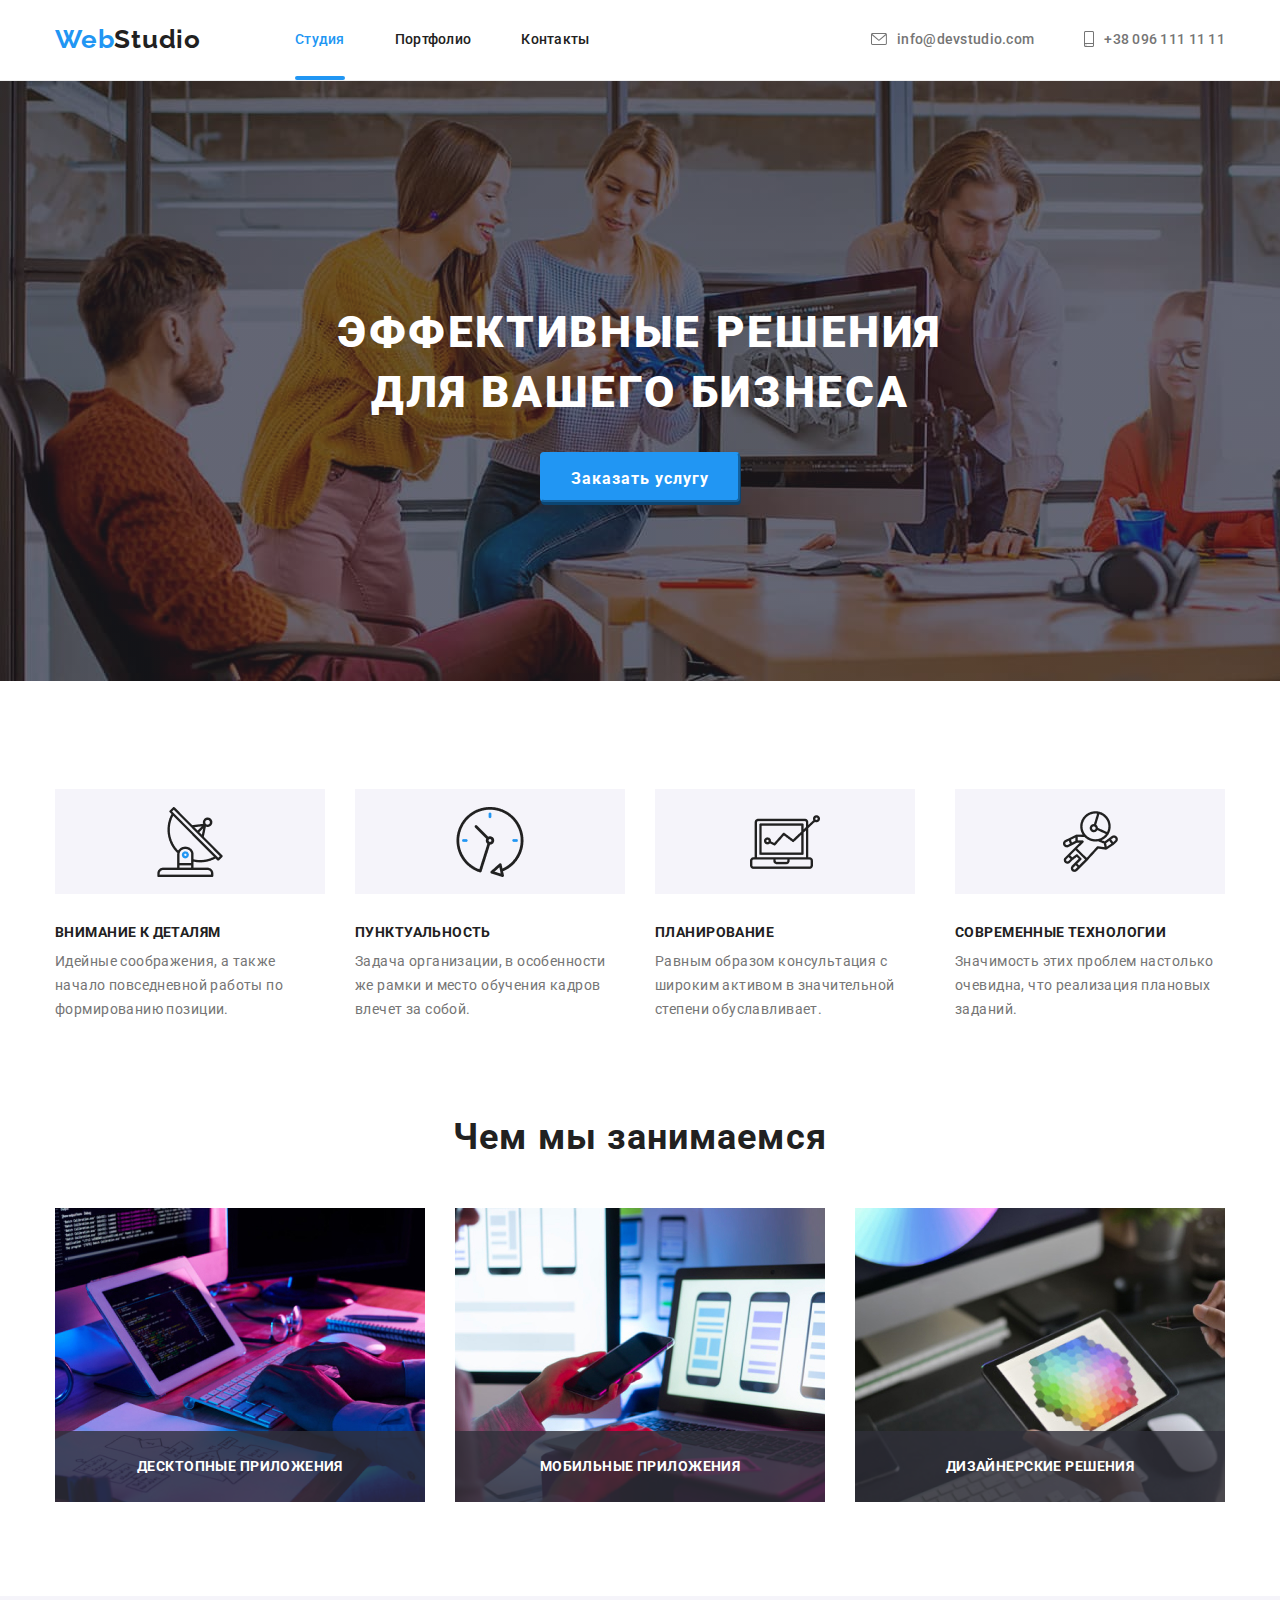
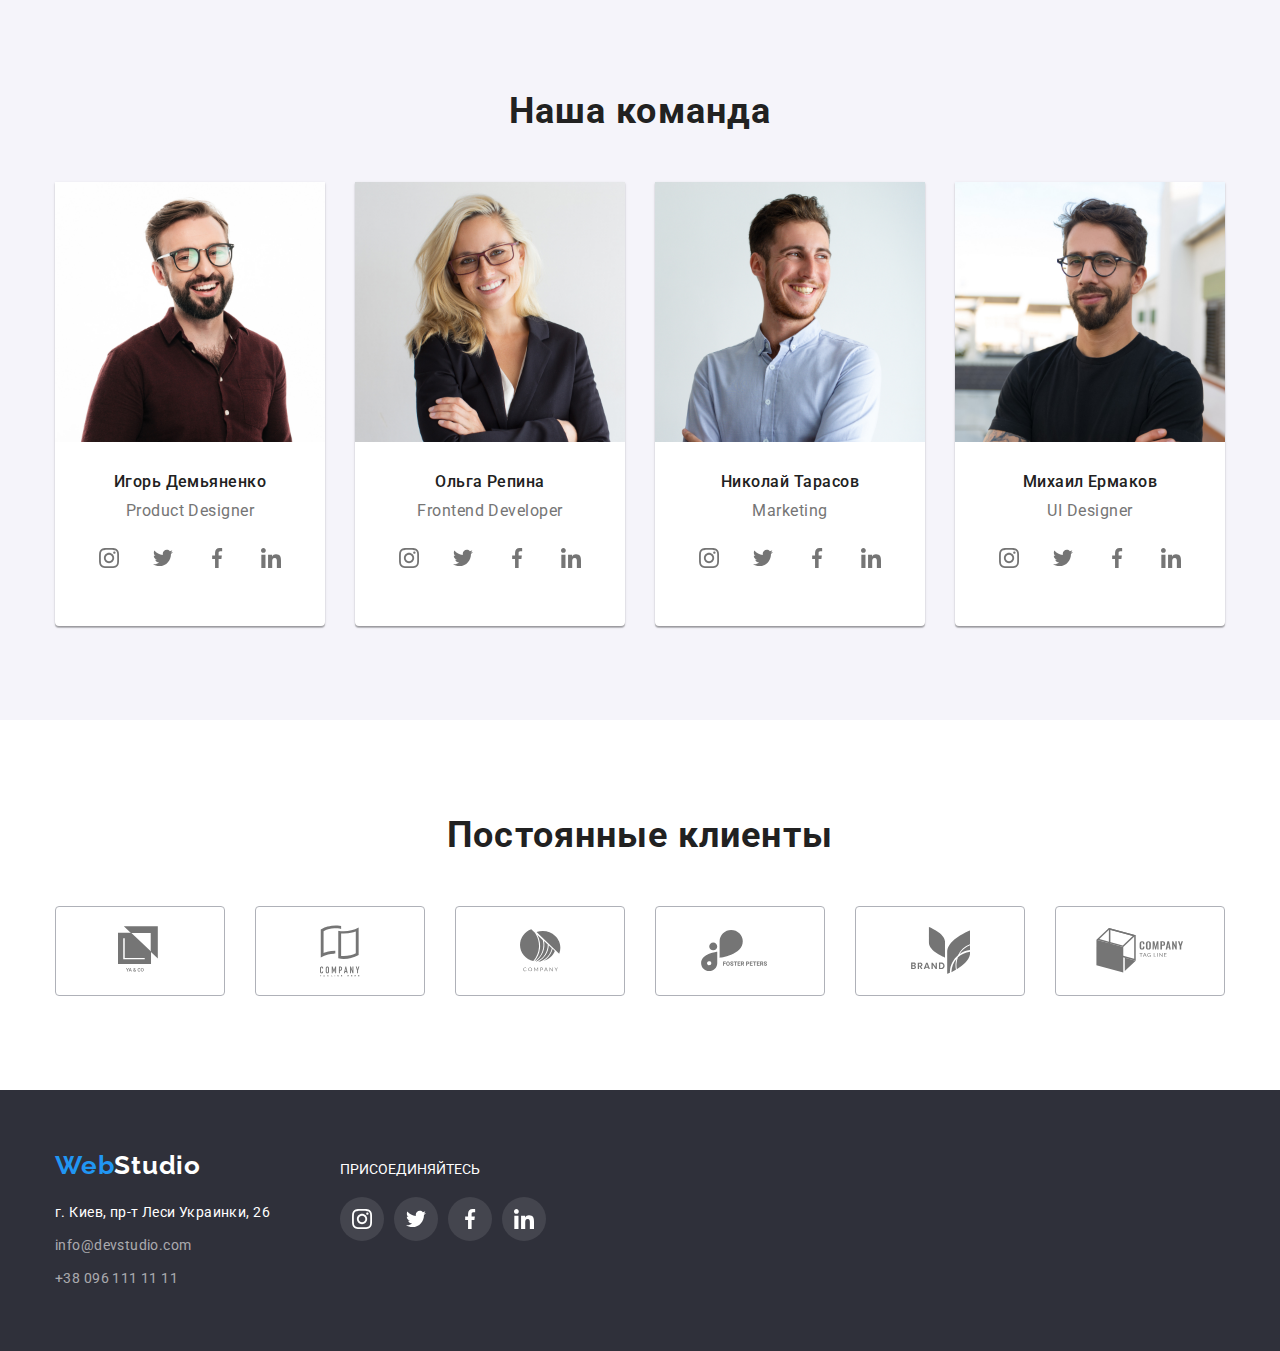
<file: index.html>
<!DOCTYPE html>
<html lang="ru">
  <head>
    <meta charset="UTF-8" />
    <meta name="viewport" content="width=device-width, initial-scale=1.0" />
    <title>Document</title>
    <link
      rel="stylesheet"
      href="https://cdnjs.cloudflare.com/ajax/libs/modern-normalize/1.0.0/modern-normalize.css"
    />
    <link
      href="https://fonts.googleapis.com/css2?family=Raleway:wght@700&family=Roboto:wght@400;500;700;900&display=swap"
      rel="stylesheet"
    />
    <link rel="stylesheet" href="./css/style.css" />
  </head>
  <body>
    <!--HEADER-->
    <header class="header">
      <div class="container">
        <nav class="navigation">
          <a class="logo" href="./index.html" aria-label="логотип веб-студии"
            >Web<span class="logo-color">Studio</span></a
          >
          <ul class="navigation-list list">
            <li class="navigation-list-item">
              <a class="active navigation-list-link-active link" href="">Студия</a>
            </li>
            <li class="navigation-list-item">
              <a class="navigation-list-link link" href="./portfolio.html"
                >Портфолио</a
              >
            </li>
            <li class="navigation-list-item">
              <a class="navigation-list-link link" href="">Контакты</a>
            </li>
          </ul>
        </nav>
        <address class="address">
          <ul class="address-list">

            <li class="address-list-focus">
              <a class="header-mail-link link" href="mailto:info@devstudio.com">
                  <svg class="icon-envelope" width="16" height="16">
                    <use href="./images/sprite.svg#icon-envelope"></use>
                  </svg>
               info@devstudio.com
              </a>
              

            </li>

            <li class="address-list-focus">
              <a class="header-tel-link link" href="tel:+380961111111">
                  <svg class="icon-envelope" width="10" height="16">
                    <use href="./images/sprite.svg#icon-smartphone"></use>
                  </svg>
               +38 096 111 11 11
              </a>
            </li>

          </ul>
        </address>
      </div>
    </header>
    <main>
      <!--HERO-->
      <section class="hero">
        <div class="container">
          <h1 class="hero-title">
            Эффективные решения <br />
            для вашего бизнеса
          </h1>
          <button class="hero-button" type="button" data-modal-open>Заказать услугу</button>
        </div>
      </section>
      <!-- ABOUT US -->
      <section class="about-advantages">
        <div class="container">
          <ul class="about-list">
            <li class="about-list-item">
              <h3 class="about-list-subtitle icon-antenna">Внимание к деталям</h3>
              <p class="about-text">
                Идейные соображения, а также начало повседневной работы по
                формированию позиции.
              </p>
            </li>
            <li class="about-list-item">
              <h3 class="about-list-subtitle icon-clock">Пунктуальность</h3>
              <p class="about-text">
                Задача организации, в особенности же рамки и место обучения
                кадров влечет за собой.
              </p>
            </li>
            <li class="about-list-item">
              <h3 class="about-list-subtitle icon-vector">Планирование</h3>
              <p class="about-text">
                Равным образом консультация с широким активом в значительной
                степени обуславливает.
              </p>
            </li>
            <li class="about-list-item">
              <h3 class="about-list-subtitle icon-group">Современные технологии</h3>
              <p class="about-text">
                Значимость этих проблем настолько очевидна, что реализация
                плановых заданий.
              </p>
            </li>
          </ul>
        </div>
      </section>
      <section class="about-activity">
        <div class="container">
          <h2 class="title">Чем мы занимаемся</h2>
          <ul class="title-img list">
            <li class="about-list-item">
              <img
                src="./images/main/about/about1.jpg"
                alt="программируем"
                width="370"
                height="294"
              />
              <div class="about-list-div">
                <p class="about-list-div-subtitle">ДЕСКТОПНЫЕ ПРИЛОЖЕНИЯ</p>
              </div>
            </li>
            <li class="about-list-item">
              <img
                src="./images/main/about/about2.jpg"
                alt="формируем оболочку"
                width="370"
                height="294"
              />
              <div class="about-list-div">
                <p class="about-list-div-subtitle">МОБИЛЬНЫЕ ПРИЛОЖЕНИЯ</p>
              </div>
            </li>
            <li class="about-list-item">
              <img
                src="./images/main/about/about3.jpg"
                alt="создаём дизайн"
                width="370"
                height="294"
              />
              <div class="about-list-div">
                <p class="about-list-div-subtitle">ДИЗАЙНЕРСКИЕ РЕШЕНИЯ</p>
              </div>
            </li>
          </ul>
        </div>
      </section>
      <!-- OUR TEAM -->
      <section class="our-team">
        <div class="container">
          <h2 class="title">Наша команда</h2>
          <ul class="team-list list">
            <li class="team-list-element">
              <img
                src="./images/main/our-team/igor.jpg"
                alt="Игорь Демьяненко"
                width="270"
                height="260"
              />
              <h3 class="team-list-subtitle">Игорь Демьяненко</h3>
              <p class="team-text">Product Designer</p>
              <ul class="list social-links-list">
                <li class="social-item">
                  <a href="instagram" class="social-link"><svg class="icon-instagram" width="20" height="20"><use href="./images/sprite.svg#icon-instagram"></use></svg></a>
                </li>
                <li class="social-item">
                  <a href="twitter" class="social-link"><svg class="icon-twitter" width="20" height="20"><use href="./images/sprite.svg#icon-twitter"></use></svg></a>
                </li>
                <li class="social-item">
                  <a href="facebook" class="social-link"><svg class="icon-facebook" width="20" height="20"><use href="./images/sprite.svg#icon-facebook"></use></svg></a>
                </li>
                <li class="social-item">
                  <a href="linkedin" class="social-link"><svg class="icon-linkedin" width="20" height="20"><use href="./images/sprite.svg#icon-linkedin"></use></svg></a>
                </li>
              </ul>
            </li>
            <li class="team-list-element">
              <img
                src="./images/main/our-team/olga.jpg"
                alt="Ольга Репина"
                width="270"
                height="260"
              />
              <h3 class="team-list-subtitle">Ольга Репина</h3>
              <p class="team-text">Frontend Developer</p>
              <ul class="list social-links-list">
                <li class="social-item">
                  <a href="instagram" class="social-link"><svg class="icon-instagram" width="20" height="20">
                      <use href="./images/sprite.svg#icon-instagram"></use>
                    </svg></a>
                </li>
                <li class="social-item">
                  <a href="twitter" class="social-link"><svg class="icon-twitter" width="20" height="20">
                      <use href="./images/sprite.svg#icon-twitter"></use>
                    </svg></a>
                </li>
                <li class="social-item">
                  <a href="facebook" class="social-link"><svg class="icon-facebook" width="20" height="20">
                      <use href="./images/sprite.svg#icon-facebook"></use>
                    </svg></a>
                </li>
                <li class="social-item">
                  <a href="linkedin" class="social-link"><svg class="icon-linkedin" width="20" height="20">
                      <use href="./images/sprite.svg#icon-linkedin"></use>
                    </svg></a>
                </li>
              </ul>
            </li>
            <li class="team-list-element">
              <img
                src="./images/main/our-team/nicolay.jpg"
                alt="Николай Тарасов"
                width="270"
                height="260"
              />
              <h3 class="team-list-subtitle">Николай Тарасов</h3>
              <p class="team-text">Marketing</p>
              <ul class="list social-links-list">
                <li class="social-item">
                  <a href="instagram" class="social-link"><svg class="icon-instagram" width="20" height="20">
                      <use href="./images/sprite.svg#icon-instagram"></use>
                    </svg></a>
                </li>
                <li class="social-item">
                  <a href="twitter" class="social-link"><svg class="icon-twitter" width="20" height="20">
                      <use href="./images/sprite.svg#icon-twitter"></use>
                    </svg></a>
                </li>
                <li class="social-item">
                  <a href="facebook" class="social-link"><svg class="icon-facebook" width="20" height="20">
                      <use href="./images/sprite.svg#icon-facebook"></use>
                    </svg></a>
                </li>
                <li class="social-item">
                  <a href="linkedin" class="social-link"><svg class="icon-linkedin" width="20" height="20">
                      <use href="./images/sprite.svg#icon-linkedin"></use>
                    </svg></a>
                </li>
              </ul>
            </li>
            <li class="team-list-element">
              <img
                src="./images/main/our-team/michail.jpg"
                alt="Михаил Ермаков"
                width="270"
                height="260"
              />
              <h3 class="team-list-subtitle">Михаил Ермаков</h3>
              <p class="team-text">UI Designer</p>
              <ul class="list social-links-list">
                <li class="social-item">
                  <a href="instagram" class="social-link">
                    <svg class="icon-instagram" width="20" height="20">
                      <use href="./images/sprite.svg#icon-instagram"></use>
                    </svg></a>
                </li>
                <li class="social-item">
                  <a href="twitter" class="social-link">
                    <svg class="icon-twitter" width="20" height="20">
                      <use href="./images/sprite.svg#icon-twitter"></use>
                    </svg></a>
                </li>
                <li class="social-item">
                  <a href="facebook" class="social-link">
                    <svg class="icon-facebook" width="20" height="20">
                      <use href="./images/sprite.svg#icon-facebook"></use>
                    </svg></a>
                </li>
                <li class="social-item">
                  <a href="linkedin" class="social-link">
                    <svg class="icon-linkedin" width="20" height="20">
                      <use href="./images/sprite.svg#icon-linkedin"></use>
                    </svg></a>
                </li>
              </ul>
            </li>
          </ul>
        </div>
    
      </section>
       <!-- CLIENTS -->
      <section class="our-clients">
        <div class="container">
          <h2 class="title">Постоянные клиенты</h2>
          <ul class="clients-list list">

            <li class="clients-item">
              <a href="" class="clients">
                <svg class="clients-item-link-logo" width="44" height="49">
                  <use href="./images/sprite.svg#icon-logo1"></use>
                </svg>
              </a>
            </li>

            <li class="clients-item">
              <a href="" class="clients">
                <svg class="clients-item-link-logo" width="40" height="52">
                  <use href="./images/sprite.svg#icon-logo2"></use>
                </svg>
              </a>
            </li>

            <li class="clients-item">
              <a href="" class="clients">
                <svg class="clients-item-link-logo" width="41" height="43">
                  <use href="./images/sprite.svg#icon-logo3"></use>
                </svg>
              </a>
            </li>

            <li class="clients-item">
              <a href="" class="clients">
                <svg class="clients-item-link-logo" width="79" height="42">
                  <use href="./images/sprite.svg#icon-logo4"></use>
                </svg>
              </a>
            </li>

            <li class="clients-item">
              <a href="" class="clients">
                <svg class="clients-item-link-logo" width="59" height="47">
                  <use href="./images/sprite.svg#icon-logo5"></use>
                </svg>
              </a>
            </li>

            <li class="clients-item">
              <a href="" class="clients">
                <svg class="clients-item-link-logo" width="88" height="45">
                  <use href="./images/sprite.svg#icon-logo6"></use>
                </svg>
              </a>
            </li>
          </ul>
        </div>
      
      </section>
    </main>
    <!-- CONTACTS-->
    <footer class="footer">
      <div class="footer-container container">
        <div> 
            <a href="./index.html" class="logo background" aria-label="логотип веб-студии"
                  >Web<span class="footer-logo-color">Studio</span></a>
             <address class="address">
                  <ul class="list">
                    <li class="list-item">
                      <a class="location link" href=""
                        >г. Киев, пр-т Леси Украинки, 26</a
                      >
                    </li>
                    <li class="list-item">
                      <a class="footer-mail-link link" href="mailto:info@devstudio.com"
                        >info@devstudio.com</a
                      >
                    </li>
                    <li class="list-item">
                      <a class="footer-tel-link link" href="tel:+380961111111"
                        >+38 096 111 11 11</a
                      >
                    </li>
                  </ul>
              </address>
         </div> 
          <div class="footer-links">
              <p class="u-r-welcom">присоединяйтесь</p>
              <ul class="social-links-list-footer list">
                <li class="social-item-footer">
                  <a href="instagram" class="social-link-footer">
                    <svg class="icon-instagram" width="20" height="20">
                      <use href="./images/sprite.svg#icon-instagram"></use>
                    </svg></a>
                </li>
                <li class="social-item-footer">
                  <a class="social-link-footer" href="twitter" >
                    <svg class="icon-twitter" width="20" height="20">
                      <use href="./images/sprite.svg#icon-twitter"></use>
                    </svg></a>
                </li>
                <li class="social-item-footer">
                  <a href="facebook" class="social-link-footer">
                    <svg class="icon-facebook" width="20" height="20">
                      <use href="./images/sprite.svg#icon-facebook"></use>
                    </svg></a>
                </li>
                <li class="social-item-footer">
                  <a href="linkedin" class="social-link-footer">
                    <svg class="icon-linkedin" width="20" height="20">
                      <use href="./images/sprite.svg#icon-linkedin"></use>
                    </svg></a>
                </li>
              </ul>
            </div>
       </div>
    </footer>
  <!--Modal-->
  <div class="backdrop is-hidden" data-modal>
    <div class="modal-form">
      <div class="modal">
        <button type="button" class="close-black" data-modal-close>
          <svg width="11px" height="11px">
            <use href="./images/close-black.svg#icon-close-black"></use>
          </svg>
        </button>
      </div>
    </div>
  </div>
  
  <script src="./js/modal.js"></script>
  </body>
  </html>
</file>
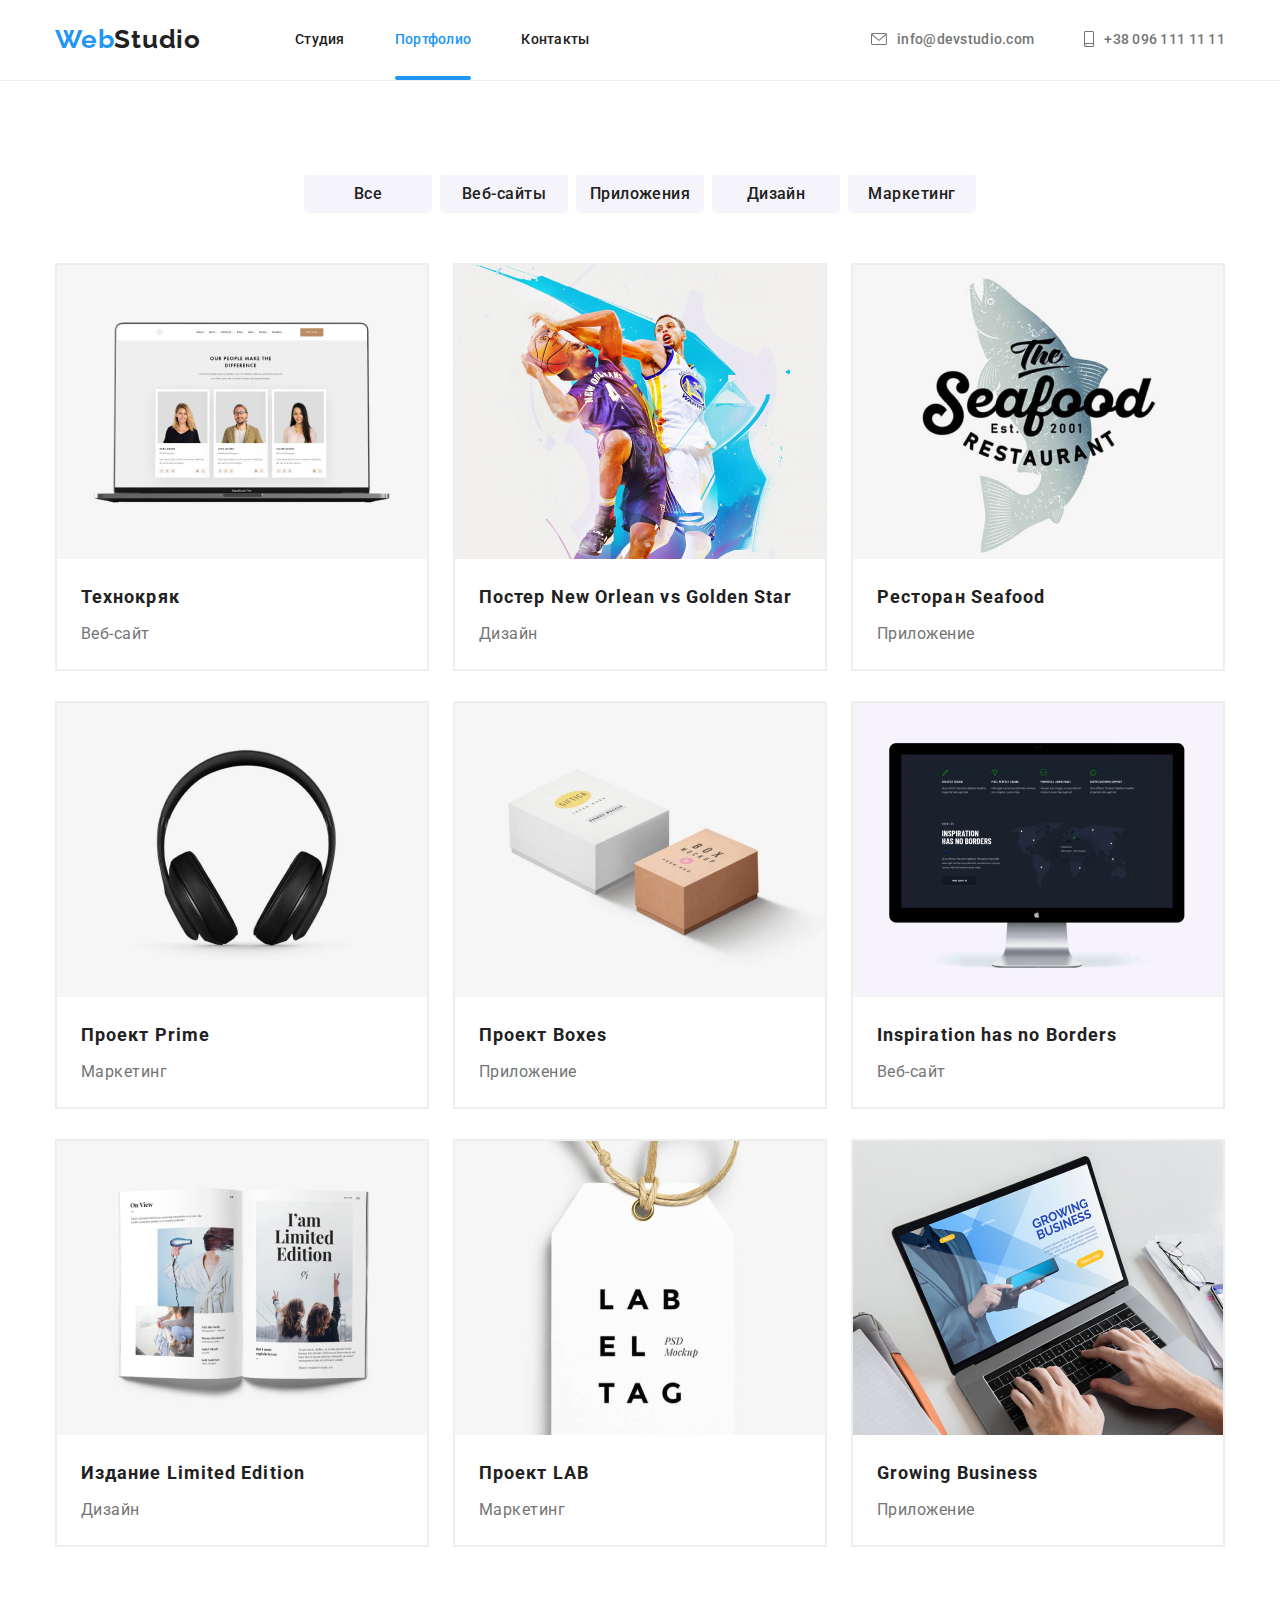
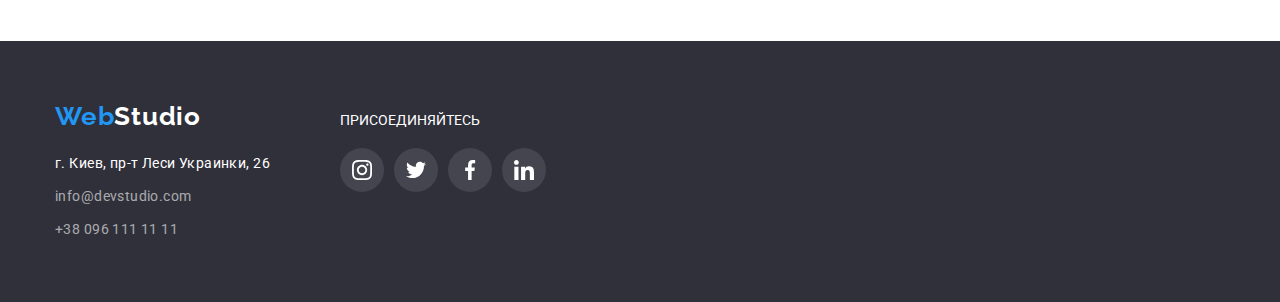
<file: portfolio.html>
<!DOCTYPE html>
<html lang="en">
  <head>
    <meta charset="UTF-8" />
    <meta name="viewport" content="width=device-width, initial-scale=1.0" />
    <title>Portfolio</title>
    <link
      rel="stylesheet"
      href="https://cdnjs.cloudflare.com/ajax/libs/modern-normalize/1.0.0/modern-normalize.css"
    />
    <link
      href="https://fonts.googleapis.com/css2?family=Raleway:wght@700&family=Roboto:wght@400;500;700;900&display=swap"
      rel="stylesheet"
    />
    <link rel="stylesheet" href="./css/style.css" />
  </head>
  <body>
    <!--HEADER-->
    <header class="header">
      <div class="container">
        <nav class="navigation">
          <a class="logo" href="./index.html" aria-label="логотип веб-студии"
            >Web<span class="logo-color">Studio</span></a
          >
          <ul class="navigation-list list">
            <li class="navigation-list-item">
              <a class="navigation-list-link link" href="./index.html"
                >Студия</a
              >
            </li>
            <li class="navigation-list-item">
              <a class="active navigation-list-link-active link" href="">Портфолио</a>
            </li>
            <li class="navigation-list-item">
              <a class="navigation-list-link link" href="">Контакты</a>
            </li>
          </ul>
        </nav>
        <address class="address">
          <ul class="address-list">
        
            <li class="address-list-focus">
              <a class="header-mail-link link" href="mailto:info@devstudio.com">
                <svg class="icon-envelope" width="16" height="16">
                  <use href="./images/sprite.svg#icon-envelope"></use>
                </svg>
                info@devstudio.com
              </a>
            </li>
        
            <li class="address-list-focus">
              <a class="header-tel-link link" href="tel:+380961111111">
                <svg class="icon-envelope" width="10" height="16">
                  <use href="./images/sprite.svg#icon-smartphone"></use>
                </svg>
                +38 096 111 11 11
              </a>
            </li>
        
          </ul>
        </address>
      </div>
      <div class="line"></div>
    </header>
    <main>

      <!-- portfolio button -->
      <section class="portfolio">
        <div class="container">
          <ul class="portfolio-button-list list">
            <li class="portfolio-button-list-item">
              <button class="portfolio-button-item" type="button">Все</button>
            </li>
            <li class="portfolio-button-list-item">
              <button class="portfolio-button-item" type="button">
                Веб-сайты
              </button>
            </li>
            <li class="portfolio-button-list-item">
              <button class="portfolio-button-item" type="button">
                Приложения
              </button>
            </li>
            <li class="portfolio-button-list-item">
              <button class="portfolio-button-item" type="button">
                Дизайн
              </button>
            </li>
            <li class="portfolio-button-list-item">
              <button class="portfolio-button-item" type="button">
                Маркетинг
              </button>
            </li>
          </ul>
          <ul class="portfolio-element list">
            <li class="portfolio-element-item">
              <a class="portfolio-element-link link" href="">
                <figure class="portfolio-list-item">
                  <div class="portfolio-list-img">
                    <img
                      src="./images/main/portfolio-work/work1.jpg"
                      alt="Веб-сайт"
                      width="370"
                      height="294"/>

                      <div class="overlay">
                        <p class="overlay-title">
                          Технокряк это современная площадка распространения
                          коронавируса. Компании используют эту платформу для
                          цифрового шпионажа и атак на защищённые сервера
                          конкурентов.
                        </p>
                      </div>
                  </div>

                      <figcaption>
                        <h3 class="work-portfolio-subtitle">Технокряк</h3>
                        <p class="work-text">Веб-сайт</p>
                      </figcaption>
                  </figure>
              </a>
                
            </li>
            <li class="portfolio-element-item">
              <a class="portfolio-element-link link" href="">
                <figure class="portfolio-list-item">
                  <div class="portfolio-list-img">
                    <img
                      src="./images/main/portfolio-work/work2.jpg"
                      alt="Веб-сайт"
                      width="370"
                      height="294"
                    />
                    <div class="overlay">
                      <p class="overlay-title">
                      </p>
                    </div>
                    </div>
                    
                    <figcaption>
                    <h3 class="work-portfolio-subtitle">
                      Постер New Orlean vs Golden Star
                    </h3>
                    <p class="work-text">Дизайн</p>
                    </figcaption>
                    </figure>
              </a>
            </li>
            <li class="portfolio-element-item">
              <a class="portfolio-element-link link" href="">
                <figure class="portfolio-list-item">
                  <div class="portfolio-list-img">
                    <img
                      src="./images/main/portfolio-work/work3.jpg"
                      alt="Веб-сайт"
                      width="370"
                      height="294"
                    />
                    <div class="overlay">
                      <p class="overlay-title">
                      </p>
                    </div>
                    </div>
                    
                    <figcaption>
                    <h3 class="work-portfolio-subtitle">Ресторан Seafood</h3>
                    <p class="work-text">Приложение</p>
                    </figcaption>
                    </figure>
              </a>
            </li>
            <li class="portfolio-element-item">
              <a class="portfolio-element-link link" href="">
                <figure class="portfolio-list-item">
                  <div class="portfolio-list-img">
                    <img
                      src="./images/main/portfolio-work/work4.jpg"
                      alt="Веб-сайт"
                      width="370"
                      height="294"
                    />
                    <div class="overlay">
                      <p class="overlay-title">
                      </p>
                    </div>
                    </div>
                    
                    <figcaption>
                    <h3 class="work-portfolio-subtitle">Проект Prime</h3>
                    <p class="work-text">Маркетинг</p>
                    </figcaption>
                    </figure>
              </a>
            </li>
            <li class="portfolio-element-item">
              <a class="portfolio-element-link link" href="">
                <figure class="portfolio-list-item">
                  <div class="portfolio-list-img">
                    <img
                      src="./images/main/portfolio-work/work5.jpg"
                      alt="Веб-сайт"
                      width="370"
                      height="294"
                    />
                    <div class="overlay">
                      <p class="overlay-title">
                      </p>
                    </div>
                    </div>
                    
                    <figcaption>
                    <h3 class="work-portfolio-subtitle">Проект Boxes</h3>
                    <p class="work-text">Приложение</p>
                    </figcaption>
                    </figure>
              </a>
            </li>
            <li class="portfolio-element-item">
              <a class="portfolio-element-link link" href="">
                <figure class="portfolio-list-item">
                  <div class="portfolio-list-img">
                    <img
                      src="./images/main/portfolio-work/work6.jpg"
                      alt="Веб-сайт"
                      width="370"
                      height="294"
                    />
                    <div class="overlay">
                      <p class="overlay-title">
                      </p>
                    </div>
                    </div>
                    
                    <figcaption>
                    <h3 class="work-portfolio-subtitle">
                      Inspiration has no Borders
                    </h3>
                    <p class="work-text">Веб-сайт</p>
                    </figcaption>
                    </figure>
              </a>
            </li>
            <li class="portfolio-element-item">
              <a class="portfolio-element-link link" href="">
                <figure class="portfolio-list-item">
                  <div class="portfolio-list-img">
                    <img
                      src="./images/main/portfolio-work/work7.jpg"
                      alt="Веб-сайт"
                      width="370"
                      height="294"
                    />
                    <div class="overlay">
                      <p class="overlay-title">
                      </p>
                    </div>
                    </div>
                    
                    <figcaption>
                    <h3 class="work-portfolio-subtitle">Издание Limited Edition</h3>
                    <p class="work-text">Дизайн</p>
                    </figcaption>
                    </figure>
              </a>
            </li>
            <li class="portfolio-element-item">
              <a class="portfolio-element-link link" href="">
                <figure class="portfolio-list-item">
                  <div class="portfolio-list-img">
                    <img
                      src="./images/main/portfolio-work/work8.jpg"
                      alt="Веб-сайт"
                      width="370"
                      height="294"
                    />
                    <div class="overlay">
                      <p class="overlay-title">
                      </p>
                    </div>
                    </div>
                    
                    <figcaption>
                    <h3 class="work-portfolio-subtitle">Проект LAB</h3>
                    <p class="work-text">Маркетинг</p>
                    </figcaption>
                    </figure>
              </a>
            </li>
            <li class="portfolio-element-item">
              <a class="portfolio-element-link link" href="">
                <figure class="portfolio-list-item">
                  <div class="portfolio-list-img">
                    <img
                      src="./images/main/portfolio-work/work9.jpg"
                      alt="Веб-сайт"
                      width="370"
                      height="294"
                    />
                    <div class="overlay">
                      <p class="overlay-title">
                      </p>
                    </div>
                    </div>
                    
                    <figcaption>
                    <h3 class="work-portfolio-subtitle">Growing Business</h3>
                    <p class="work-text">Приложение</p>
                    </figcaption>
                    </figure>
              </a>
            </li>
          </ul>
        </div>
      </section>
    </main>
    <!-- CONTACTS-->
  <footer class="footer">
    <div class="footer-container container">
      <div>
        <a href="./index.html" class="logo background" aria-label="логотип веб-студии">Web<span
            class="footer-logo-color">Studio</span></a>
          <address class="address">
            <ul class="list">
              <li class="list-item">
                <a class="location link" href="">г. Киев, пр-т Леси Украинки, 26</a>
              </li>
              <li class="list-item">
                <a class="footer-mail-link link" href="mailto:info@devstudio.com">info@devstudio.com</a>
              </li>
              <li class="list-item">
                <a class="footer-tel-link link" href="tel:+380961111111">+38 096 111 11 11</a>
              </li>
            </ul>
          </address>
      </div>
      <div class="footer-links">
        <p class="u-r-welcom">присоединяйтесь</p>
        <ul class="social-links-list-footer list">
          <li class="social-item-footer">
            <a href="instagram" class="social-link-footer"><svg class="icon-instagram" width="20" height="20">
                <use href="./images/sprite.svg#icon-instagram"></use>
              </svg></a>
          </li>
          <li class="social-item-footer">
            <a href="twitter" class="social-link-footer"><svg class="icon-twitter" width="20" height="20">
                <use href="./images/sprite.svg#icon-twitter"></use>
              </svg></a>
          </li>
          <li class="social-item-footer">
            <a href="facebook" class="social-link-footer"><svg class="icon-facebook" width="20" height="20">
                <use href="./images/sprite.svg#icon-facebook"></use>
              </svg></a>
          </li>
          <li class="social-item-footer">
            <a href="linkedin" class="social-link-footer"><svg class="icon-linkedin" width="20" height="20">
                <use href="./images/sprite.svg#icon-linkedin"></use>
              </svg></a>
          </li>
        </ul>
      </div>
    </div>
  </footer>
  </body>
 </html>
</file>
<file: css/style.css>
/* font-weight:
100 - thin
300 - light
400 - regular(normal)
500 - medium
600 - semibold
700 - bold
800 - extrabold
900 - black */

:root {
  --main-font: "Roboto", sans-serif;
  --secondary-font: "Raleway", sans-serif;
  --accent-color: #2196f3;
  --main-color: #212121;
  --light-color: #ffffff;
  --secondary-main-color: #757575;
  --border-clients: #afb1b8;
  --border-card: #eeeeee;
  --background-advantages: #f5f4fa;
}

*,
*::before,
*::after {
  margin: 0;
  padding: 0;
}

body {
  font-family: var(--main-font);
  font-style: normal;
}

.list {
  list-style: none;
}

.link {
  text-decoration: none;
}

.address {
  font-style: normal;
}

img {
  display: block;
}

.container {
  width: 1200px;
  padding: 0 15px;
  margin: 0 auto;
}

.logo {
  font-family: var(--secondary-font);
  font-weight: 700;
  font-size: 26px;
  line-height: 1.192;
  letter-spacing: 0.03em;
  color: var(--accent-color);

  text-decoration: none;
}

.logo-color {
  color: var(--main-color);
}

/* ==========  HEADER  ==========*/

.header {
  padding-top: 24px;
  padding-bottom: 25px;
  border-bottom: 1px solid var(--border-card);
}

.header .container {
  display: flex;
  align-items: center;
}

.header .address {
  margin-left: auto;
}

.header-mail-link {
  margin-right: 50px;
}

.icon-envelope,
.icon-vector {
  margin-right: 10px;
}

.icon-envelope {
  fill: #757575;
}

.address-list-focus:hover svg {
  fill: var(--accent-color);
  transition: 250ms cubic-bezier(0.4, 0, 0.2, 1);
}

.header-mail-link:focus svg,
.header-tel-link:focus svg {
  fill: var(--accent-color);
  transition: 250ms cubic-bezier(0.4, 0, 0.2, 1);
}

.navigation {
  display: flex;
  align-items: center;
}

.navigation-list {
  display: flex;
}

.header .logo {
  margin-right: 94px;
}

.navigation-list-item:not(:last-child) {
  margin-right: 50px;
}

.active::after {
  position: absolute;
  display: block;
  content: "";
  width: 100%;
  height: 4px;
  left: 0;
  bottom: -31px;
  background-color: var(--accent-color);
  border-radius: 4px;
}

.navigation-list-item {
  position: relative;
}

.navigation-list-link {
  font-weight: 500;
  font-size: 14px;
  line-height: 1.143;
  letter-spacing: 0.02em;
  color: var(--main-color);
}

.navigation-list-link-active {
  font-weight: 500;
  font-size: 14px;
  line-height: 1.143;
  letter-spacing: 0.02em;
  color: var(--accent-color);
}

.navigation-list-link:hover,
.navigation-list-link:focus {
  color: var(--accent-color);
  transition: 250ms cubic-bezier(0.4, 0, 0.2, 1);
}

.header-tel-link,
.header-mail-link {
  display: flex;
  font-weight: 500;
  font-size: 14px;
  line-height: 1.143;
  letter-spacing: 0.02em;

  color: var(--secondary-main-color);
}

.header-tel-link:hover,
.header-tel-link:focus,
.header-mail-link:hover,
.header-mail-link:focus {
  color: var(--accent-color);
  fill: var(--accent-color);
  transition: 250ms cubic-bezier(0.4, 0, 0.2, 1);
}

.address-list {
  list-style: none;
  display: flex;
}

/* ==========  END HEADER  ==========*/

/* ==========   HERO   ==========*/

.hero {
  max-width: 1600px;
  min-height: 600px;
  margin-left: auto;
  margin-right: auto;
  background-color: #2f303a;
  padding-bottom: 179px;
  padding-top: 221px;
  background-image: linear-gradient(
      rgba(47, 48, 58, 0.4),
      rgba(47, 48, 58, 0.4)
    ),
    url("../images/hero/bg.jpg");
  background-repeat: no-repeat;
  background-size: cover;
}

.hero-title {
  font-weight: 900;
  font-size: 44px;
  line-height: 1.364;
  letter-spacing: 0.06em;
  text-transform: uppercase;
  color: var(--light-color);
  text-align: center;
  margin-bottom: 30px;
}

.hero-button {
  font-family: var(--main-font);
  font-style: 400;
  font-weight: 700;
  font-size: 16px;
  line-height: 1.875;
  letter-spacing: 0.06em;
  background-color: var(--accent-color);
  color: var(--light-color);
  border-color: var(--accent-color);
  padding: 10px 28px;
  margin-left: 485px;
  margin-right: 485px;

  min-width: 200px;
  height: 50px;
  box-shadow: 0px 4px 4px rgba(0, 0, 0, 0.15);
  border-radius: 4px;

  margin-left: 485px;
  margin-right: 485px;

  cursor: pointer;
  display: inline-block;
  position: relative;

  box-shadow: 1px 3px 0px #0b4572;
  top: 0;
  transition: all 250ms linear;
}

.hero-button:hover {
  transition: all 250ms linear;
  top: 2px;
  box-shadow: 0px 1px 0px #0b4572;
  transition: 250ms cubic-bezier(0.4, 0, 0.2, 1);
}

/* ==========   END  HERO   ==========*/

/* ==========   ABOUT   ==========*/

.about-advantages {
  padding-top: 108px;
  padding-bottom: 94px;
}

.about .title {
  margin-top: 94px;
}
.about-list {
  list-style: none;
  display: flex;
  justify-content: space-between;
}

.about-list-subtitle {
  font-weight: 700;
  font-size: 14px;
  line-height: 1.143;
  letter-spacing: 0.03em;
  text-transform: uppercase;
  color: var(--main-color);
  margin-bottom: 10px;
}

.about-list-subtitle::before {
  content: "";
  display: block;
  height: 105px;
  background-color: var(--background-advantages);
  background-repeat: no-repeat;
  background-position: center;
  margin-bottom: 30px;
}

.icon-antenna::before {
  background-image: url(../images/svg-for-sprite/antenna.png);
}

.icon-clock::before {
  background-image: url(../images/svg-for-sprite/clock.png);
}

.icon-vector::before {
  background-image: url(../images/svg-for-sprite/vector.png);
}

.icon-group::before {
  background-image: url(../images/svg-for-sprite/group.png);
}

.team-list-subtitle {
  font-weight: 500;
  font-size: 16px;
  line-height: 1.188;
  letter-spacing: 0.03em;
  color: var(--main-color);
  margin-top: 30px;
  margin-bottom: 10px;
  text-align: center;
}

.about-text {
  font-weight: 400;
  font-size: 14px;
  line-height: 1.714;
  letter-spacing: 0.03em;
  color: var(--secondary-main-color);

  max-width: 270px;
}

.team-text {
  font-weight: 400;
  font-size: 16px;
  line-height: 1.188;
  letter-spacing: 0.03em;
  color: var(--secondary-main-color);
  text-align: center;
}

.about-activity {
  padding-bottom: 94px;
}

.title-img {
  display: flex;
  justify-content: space-between;
}

.about-list-item {
  position: relative;
  max-width: 370px;
}

.about-list-div-subtitle {
  font-weight: 700;
  font-size: 14px;
  letter-spacing: 0.03em;
  line-height: 1.172;
  color: var(--light-color);
  text-align: center;
}

.about-list-div {
  position: absolute;
  bottom: 0;
  width: 100%;
  height: 24%;
  display: flex;
  align-items: center;
  justify-content: center;
  background: rgba(47, 48, 58, 0.8);
}

/* ==========  END  ABOUT   ==========*/

/* ==========   OUR TEAM   ==========*/

.title {
  font-weight: 700;
  font-size: 36px;
  line-height: 1.167;
  letter-spacing: 0.03em;
  color: var(--main-color);

  text-align: center;
  margin-bottom: 50px;
}

.team-list {
  display: flex;
  justify-content: space-between;
}

.our-team {
  background-color: #f5f4fa;
  padding-top: 94px;
  padding-bottom: 94px;
}

.title-img {
  display: flex;
  justify-content: space-between;
}

.team-list-element {
  padding-bottom: 30px;
  background-color: var(--light-color);
  box-shadow: 0px 1px 3px rgba(0, 0, 0, 0.12), 0px 1px 1px rgba(0, 0, 0, 0.14),
    0px 2px 1px rgba(0, 0, 0, 0.2);
  border-radius: 0px 0px 4px 4px;
}

.social-link {
  display: flex;
  align-items: center;
  justify-content: center;
  fill: var(--secondary-main-color);
  width: 44px;
  height: 44px;
}

.social-item:not(:last-child) {
  margin-right: 10px;
}

.social-link:hover,
.social-link:focus {
  background-color: var(--accent-color);
  fill: var(--light-color);
  border-radius: 50%;
  transition: 250ms cubic-bezier(0.4, 0, 0.2, 1);
}

.social-links-list {
  display: flex;
  padding: 16px 32px;
}
/* ========== END OUR TEAM ==========*/

/* ==========  CLIENTS ==========*/

.our-clients {
  background-color: var(--light-color);
  padding-top: 94px;
  padding-bottom: 94px;
}

.clients-list {
  display: flex;
  justify-content: space-between;
  padding: 0;
  margin: 0;
}

.clients {
  display: flex;
  width: 170px;
  height: 90px;
  fill: var(--secondary-main-color);
  align-items: center;
  justify-content: center;
  border: 1px solid var(--border-clients);
  border-radius: 4px;
}

.clients-item-link {
  fill: #afb1b8;
}

.clients:hover,
.clients:focus {
  border: 1px solid var(--accent-color);
  fill: var(--accent-color);
  transition: 250ms cubic-bezier(0.4, 0, 0.2, 1);
}

.clients-item:not(:last-child) {
  margin-right: 30px;
}

/* ========== END CLIENTS ==========*/

/* ==========   FOOTER   ==========*/

.footer {
  background-color: #2f303a;
  padding-top: 60px;
  padding-bottom: 60px;
}

.list-item:not(:last-child) {
  margin-bottom: 9px;
}

.address .location {
  font-weight: 400;
  font-size: 14px;
  line-height: 1.714;

  letter-spacing: 0.03em;
  color: var(--light-color);
}

.footer-logo-color {
  color: var(--light-color);
}

.footer-mail-link,
.footer-tel-link {
  font-weight: 400;
  font-size: 14px;
  line-height: 1.714;
  letter-spacing: 0.03em;
  color: #ffffff99;
}

.u-r-welcom {
  margin: 0 0 20px;
  padding: 0;
  text-transform: uppercase;
  color: var(--light-color);
  font-weight: 700px;
  font-size: 14px;
  line-height: 1.1;
}

.social-link-footer {
  fill: var(--light-color);
}

.social-link-footer:focus {
  display: flex;
  align-items: center;
  justify-content: center;
  background-color: var(--accent-color);
  width: 44px;
  height: 44px;
  border-radius: 50%;
  transition: 250ms cubic-bezier(0.4, 0, 0.2, 1);
}

.social-item-footer {
  display: flex;
  align-items: center;
  justify-content: center;
  border-radius: 50%;
  background-color: rgba(255, 255, 255, 0.1);
  width: 44px;
  height: 44px;
}

.social-item-footer:not(:last-child) {
  margin-right: 10px;
}

.social-item-footer:hover,
.social-item-footer:focus {
  background-color: var(--accent-color);
  transition: 250ms cubic-bezier(0.4, 0, 0.2, 1);
}

.social-links-list-footer {
  display: flex;
  margin: 0;
  padding: 0;
}

.icon-instagram,
.icon-twitter,
.icon-facebook,
.icon-linkedin {
  display: flex;
}

.footer-links {
  margin-left: 70px;
  margin-top: 12px;
}

.footer-container {
  display: flex;
}

.background {
  display: block;
  margin-bottom: 20px;
}

/* ==========  END  FOOTER   ==========*/

/* ========== BUTTON PORTFOLIO  ==========*/

.portfolio {
  padding-top: 94px;
  padding-bottom: 94px;
}

.portfolio-button-list {
  display: flex;
  justify-content: center;
  margin-bottom: 50px;
}

.portfolio-button-list-item:not(:last-child) {
  margin-right: 8px;
}

.portfolio-button-list-item:focus,
.portfolio-button-list-item:hover {
  box-sizing: border-box;
  border-radius: 4px;
  box-shadow: 0px 3px 1px rgba(0, 0, 0, 0.1), 0px 1px 2px rgba(0, 0, 0, 0.08),
    0px 2px 2px rgba(0, 0, 0, 0.12);
  transition: 250ms cubic-bezier(0.4, 0, 0.2, 1);
}

.portfolio-element-item:hover {
  box-shadow: 1px 4px 6px rgba(0, 0, 0, 0.16), 0px 4px 4px rgba(0, 0, 0, 0.06),
    0px 1px 1px rgba(0, 0, 0, 0.12);
  border-radius: 5px;
  transition: 250ms cubic-bezier(0.4, 0, 0.2, 1);
}

.portfolio-element {
  display: flex;
  flex-wrap: wrap;
  justify-content: space-between;
}

.portfolio-element-link {
  display: block;
}

.portfolio-element-link:focus {
  box-shadow: 1px 4px 6px rgba(0, 0, 0, 0.16), 0px 4px 4px rgba(0, 0, 0, 0.06),
    0px 1px 1px rgba(0, 0, 0, 0.12);
  border-radius: 5px;
  transition: 250ms cubic-bezier(0.4, 0, 0.2, 1);
}

.portfolio-element-item {
  border: 1px solid #eeeeee;
}

.portfolio-element > li:not(:nth-last-child(-n + 3)) {
  margin-bottom: 30px;
}

.portfolio-button-item {
  font-weight: 500;
  font-size: 16px;
  line-height: 1.625;
  letter-spacing: 0.03em;

  width: 128px;
  height: 38px;

  color: var(--main-color);
  background-color: #f5f4fa;
  border-radius: 4px;
  border: 1px solid transparent;

  transition: background-color 250ms cubic-bezier(0.4, 0, 0.2, 1),
    color 250ms cubic-bezier(0.4, 0, 0.2, 1);
  cursor: pointer;
}

.portfolio-button-item:hover,
.portfolio-button-item:focus {
  background-color: var(--accent-color);
  color: var(--light-color);
  box-shadow: 0px 3px 1px rgba(0, 0, 0, 0.1), 0px 1px 2px rgba(0, 0, 0, 0.08),
    0px 2px 2px rgba(0, 0, 0, 0.12);
  border-color: transparent;
  transition: 250ms cubic-bezier(0.4, 0, 0.2, 1);
}

/* ========== END BUTTON PORTFOLIO  ==========*/

/* ========== WORK PORTFOLIO  ==========*/

.work-portfolio-subtitle {
  font-weight: 700;
  font-size: 18px;
  line-height: 2;
  letter-spacing: 0.06em;
  color: var(--main-color);
  margin-top: 20px;
  margin-bottom: 4px;
  margin-left: 24px;
}

.portfolio-list-item {
  border: 1px solid #eeeeee;
  transition: box-shadow 250ms cubic-bezier(0.4, 0, 0.2, 1);
}

.portfolio-list-item:hover,
.portfolio-list-item:focus {
  box-shadow: 0px 1px 1px rgba(0, 0, 0, 0.12), 0px 4px 4px rgba(0, 0, 0, 0.06),
    1px 4px 6px rgba(0, 0, 0, 0.16);
  transition: 250ms cubic-bezier(0.4, 0, 0.2, 1);
}

.overlay {
  position: absolute;
  width: 100%;
  height: 100%;
  top: 0;
  left: 0;
  background: rgba(33, 150, 243, 0.9);

  transform: translateY(100%);
  transition: transform 250ms cubic-bezier(0.4, 0, 0.2, 1);
}

.overlay-title {
  font-family: Roboto;
  font-size: 18px;
  font-weight: 400;
  line-height: 1.556;
  letter-spacing: 0.03em;
  text-align: left;
  color: var(--light-color);
  padding: 63px 24px;
}

.portfolio-list-img {
  position: relative;
  overflow: hidden;
}

.portfolio-list-item:hover .overlay {
  transform: translateY(0);
  transition: 250ms cubic-bezier(0.4, 0, 0.2, 1);
}

.portfolio-element-link:focus .overlay {
  transform: translateY(0);
  transition: 250ms cubic-bezier(0.4, 0, 0.2, 1);
}

.work-text {
  font-weight: 400;
  font-size: 16px;
  line-height: 1.875;
  letter-spacing: 0.03em;

  color: var(--secondary-main-color);

  padding-bottom: 20px;
  padding-left: 24px;
}

/* ========== END WORK PORTFOLIO  ==========*/

/*=============     MODAL     =============*/
.backdrop {
  position: fixed;
  top: 0;
  left: 0;

  width: 100%;
  height: 100%;
  background-color: rgba(0, 0, 0, 0.2);

  transition: all 250ms linear;
  overflow: auto;
}

.modal-form {
  display: flex;
  justify-content: center;
  align-items: center;
  min-height: 100%;
  padding: 15px;
}

.modal {
  width: 528px;
  height: 581px;
  background: #ffffff;
  box-shadow: 0px 1px 3px rgba(0, 0, 0, 0.12), 0px 1px 1px rgba(0, 0, 0, 0.14),
    0px 2px 1px rgba(0, 0, 0, 0.2);
  border-radius: 4px;

  transform: scale(1) rotate(0deg);
  transition: all 250ms linear 250ms;
}

.close-black {
  position: absolute;
  top: 8px;
  right: 8px;

  width: 30px;
  height: 30px;
  border-radius: 50%;
  background: #ffffff;
  border: 1px solid rgba(0, 0, 0, 0.1);
  cursor: pointer;
}

.is-hidden {
  opacity: 0;
  visibility: hidden;
  pointer-events: none;
  transition: all 250ms linear 250ms;
}

.backdrop.is-hidden .modal {
  transform: scale(0) rotate(720deg);
  transition: all 250ms linear 0ms;
}

/*=============  END MODAL   =============*/
</file>
